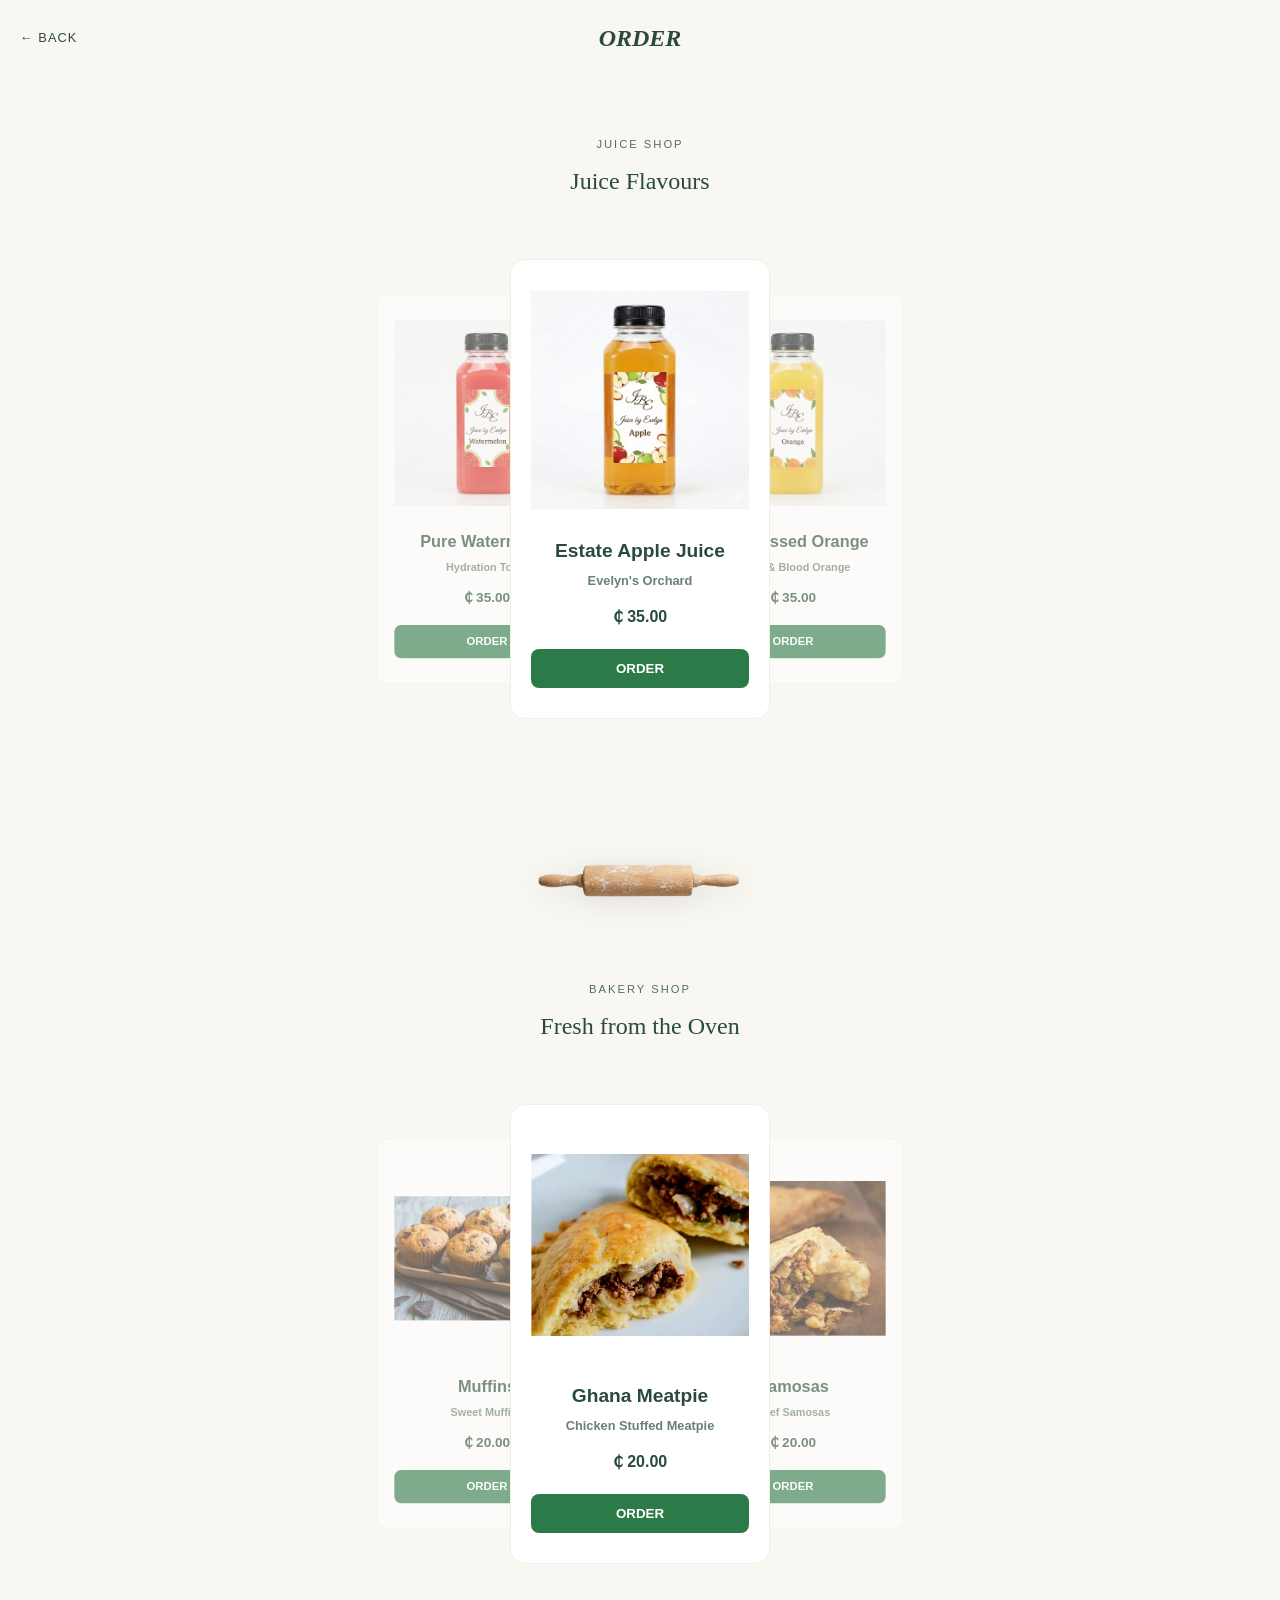
<file: product.html>
<!DOCTYPE html>
<html lang="en">
<head>
    <meta charset="UTF-8">
    <meta name="viewport" content="width=device-width, initial-scale=1.0">
    <title>Our Shop | Juice by Evelyn</title>
    <link rel="stylesheet" href="style.css">
    <link rel="stylesheet" href="product.css">
</head>
<body>
    <nav class="navbar">
        <a href="index.html" class="back-link">← BACK</a>
        <div class="logo">ORDER</div> 
    </nav>

    <section class="order-section">
        <p class="section-tag">JUICE SHOP</p>
        <h2>Juice Flavours</h2>
        
        <div class="carousel-container">
            <div class="carousel" id="juiceCarousel">
                <div class="carousel-item active">
                    <img src="images/apple juice.png" alt="Apple Juice">
                    <h4>Estate Apple Juice</h4>
                    <p>Evelyn's Orchard</p>
                    <span class="price">₵ 35.00</span>
                    <button class="add-btn" onclick="window.location.href='https://wa.me/p/26300911179521167/233537127352';">ORDER</button>
                </div>
                <div class="carousel-item">
                    <img src="images/orange juice.png" alt="Orange Juice">
                    <h4>Sun-Kissed Orange</h4>
                    <p>Navel & Blood Orange</p>
                    <span class="price">₵ 35.00</span>
                    <button class="add-btn" onclick="window.location.href='https://wa.me/p/26078644115112106/233537127352';">ORDER</button>
                </div>
                <div class="carousel-item">
                    <img src="images/pinapple juice.png" alt="Pineapple Juice">
                    <h4>Golden Pineapple</h4>
                    <p>Smooth Cayenne</p>
                    <span class="price">₵ 35.00</span>
                    <button class="add-btn" onclick="window.location.href='https://wa.me/p/26056347837382968/233537127352';">ORDER</button>
                </div>
                <div class="carousel-item">
                    <img src="images/watermelon juice.png" alt="Watermelon Juice">
                    <h4>Pure Watermelon</h4>
                    <p>Hydration Tonic</p>
                    <span class="price">₵ 35.00</span>
                    <button class="add-btn" onclick="window.location.href='https://wa.me/p/35230567566530397/233537127352';">ORDER</button>
                </div>
            </div>
        </div>
    </section>

    </div> 

<div class="section-divider">
  <img src="images\rollingpin-removebg-preview.png"  class="divider-image">
</div>

<div class="pastries-carousel">

    <section class="order-section">
        <p class="section-tag">BAKERY SHOP</p>
        <h2>Fresh from the Oven</h2>
        
        <div class="carousel-container">
            <div class="carousel" id="pastriesCarousel">
                <div class="carousel-item active">
                    <img src="images/meatpie.jpeg" alt="Meat Pie">
                    <h4>Ghana Meatpie</h4>
                    <p>Chicken Stuffed Meatpie</p>
                    <span class="price">₵ 20.00</span>
                    <button class="add-btn" onclick="window.location.href='https://wa.me/p/26821202610810239/233537127352';">ORDER</button>
                </div>
                <div class="carousel-item">
                    <img src="images/Kenyan-Beef-Samosas-1-640x533.jpeg" alt="Samosas">
                    <h4>Samosas</h4>
                    <p>Beef Samosas</p>
                    <span class="price">₵ 20.00</span>
                    <button class="add-btn" onclick="window.location.href='https://wa.me/p/34963663236551223/233537127352';">ORDER</button>
                </div>
                <div class="carousel-item">
                    <img src="images/Spring_Rolls_(3357696061).jpg" alt="Spring Rolls">
                    <h4>Crisp SpringRolls</h4>
                    <p>Corned Beef SpringRolls</p>
                    <span class="price">₵ 20.00</span>
                    <button class="add-btn" onclick="window.location.href='https://wa.me/p/26525866100372441/233537127352';">ORDER</button>
                </div>
                <div class="carousel-item">
                    <img src="images/Rock-Cakes.jpeg" alt="Ghana Rockbuns">
                    <h4>Ghana Rockbuns</h4>
                    <p>Sweet & Soft Rockies</p>
                    <span class="price">₵ 20.00</span>
                    <button class="add-btn" onclick="window.location.href='https://wa.me/p/34294266866884445/233537127352';">ORDER</button>
                </div>
                <div class="carousel-item">
                    <img src="images/muffins.jpeg" alt="Muffins">
                    <h4>Muffins</h4>
                    <p>Sweet Muffins</p>
                    <span class="price">₵ 20.00</span>
                    <button class="add-btn" onclick="window.location.href='https://wa.me/p/26151795201109372/233537127352';">ORDER</button>
                </div>
            </div>
        </div>
    </section>

    <script src="script.js"></script>
</body>
</html>
</file>
<file: style.css>
:root {
    --cream: #F9F7F2;
    --dark-green: #2A4B3A;
    --accent-green: #2B7A48;
    --text-color: #2A4B3A;
    --white: #FFFFFF;
}

* { margin: 0; padding: 0; box-sizing: border-box; }

body { 
    background-color: var(--cream); 
    color: var(--text-color); 
    font-family: -apple-system, BlinkMacSystemFont, "Segoe UI", Roboto, Helvetica, Arial, sans-serif;
    line-height: 1.5;
}

h1, h2, h3, .logo { 
    font-family: "Georgia", serif; 
    font-weight: 400; 
}

/* Navbar */
.navbar {
    display: flex;
    justify-content: center;
    align-items: center;
    padding: 20px;
    background: var(--cream);
    position: sticky;
    top: 0;
    z-index: 1000;
}

.logo { font-size: 1.5rem; text-transform: none; color: var(--dark-green); font-style: italic; font-weight: bold; }
.back-link { text-decoration: none; color: var(--dark-green); font-size: 0.8rem; letter-spacing: 1px; }

/* Hero */
.hero {
    height: 80vh;
    background: linear-gradient(rgba(0,0,0,0.2), rgba(0,0,0,0.2)), url('images/fruit\ background.png');
    background-size: cover;
    background-position: center;
    display: flex;
    align-items: center;
    text-align: center;
    color: var(--white);
    padding: 20px;
}

.hero h1 { font-size: 2.2rem; margin: 20px 0 40px; line-height: 1.1; }
.subtitle { font-size: 0.75rem; letter-spacing: 2px; }

.hero-actions { display: flex; gap: 15px; justify-content: center; }

.btn {
    padding: 15px 30px;
    border-radius: 40px;
    text-decoration: none;
    font-weight: bold;
    font-size: 0.9rem;
    min-width: 150px;
}
.btn-green { background: var(--accent-green); color: var(--white); }
.btn-white { background: var(--white); color: var(--dark-green); }

/* Collections */
.collections { padding: 60px 20px; }
.section-tag { font-size: 0.7rem; letter-spacing: 2px; margin-bottom: 10px; opacity: 0.8; }
.collections h2 { font-size: 2rem; margin-bottom: 30px; }

.collection-scroll {
    display: flex;
    overflow-x: auto;
    gap: 20px;
    padding-bottom: 20px;
}
.collection-card {
    min-width: 280px;
    height: 400px;
    background-size: cover;
    background-position: center;
    border-radius: 12px;
    position: relative;
    overflow: hidden;
}
.card-overlay {
    position: absolute;
    inset: 0;
    background: rgba(0,0,0,0.1);
    display: flex;
    flex-direction: column;
    justify-content: flex-end;
    align-items: center;
    color: black !important; 
    text-align: center;
}
.card-overlay-center {
    position: absolute;
    inset: 0;
    background: rgba(0,0,0,0.1);
    display: flex;
    flex-direction: column;
    justify-content: center; 
    align-items: center;
    color: white;   
    text-align: center;
}

/* Footer */
 footer {
            background-color: #f0eee6;
            color: black;
            padding: 60px 0 30px;
            text-align: center;
        }

        .footer-content {
            display: flex;
            text-align: center;
            flex-wrap: wrap;
            justify-content: space-between;
            gap: 40px;
            margin-bottom: 40px;
        }
        
        .footer-section {
            flex: 1;
            min-width: 250px;
        }
        
        .footer-section h3 {
            font-size: 1.5rem;
            margin-bottom: 1.5rem;
            color: var(--primary);
        }
        
        .footer-section p, .footer-section li {
            margin-bottom: 1rem;
        }
        
        .footer-section a {
            color: #ddd;
            text-decoration: none;
            transition: color 0.3s;
        }
        
        .footer-section a:hover {
            color: var(--primary);
        }
        
        .footer-section ul {
            list-style: none;
        }


        .social-icons {
    display: flex;
    justify-content: center; 
    gap: 15px;
    margin-top: 1.5rem;
    width: 100%;  
}

.social-icons a {
    display: inline-flex;
    align-items: center;
    justify-content: center;
    width: 40px;
    height: 40px;
    background: rgb(7, 0, 0);
    border-radius: 50%;
    transition: all 0.3s;
}
       
        .social-icons a:hover {
            background: var(--primary);
            color: #f9f8f8;
            transform: translateY(-3px);
        }
        
        .copyright {
            padding-top: 30px;
            border-top: 1px solid rgba(255, 255, 255, 0.1);
            text-align: center;
            font-size: 0.9rem;
            color: #aaa;
        }

       

        .footer-line{
        border: none;
        border-top: 1px solid #cfcece;
        margin: 20px 0;
        }

        .copy{
        font-size: x-small;
        }
</file>
<file: product.css>
.navbar {
    display: flex;
    justify-content: center;
    position: relative;
    padding: 20px;
}

.back-link {
    position: absolute;
    left: 20px; 
}

.order-section { padding: 60px 20px; text-align: center; }

/* Stacked Carousel Logic */
.carousel-container {
    position: relative;
    height: 500px;
    margin: 40px 0;
    overflow: hidden;
}

.carousel {
    display: flex;
    justify-content: center;
    align-items: center;
    height: 100%;
    position: relative;
}

.carousel-item {
    position: absolute;
    width: 260px;
    background: var(--white);
    padding: 30px 20px;
    border-radius: 15px;
    transition: all 0.5s cubic-bezier(0.4, 0, 0.2, 1);
    opacity: 0;
    transform: scale(0.6) translateX(0);
    z-index: 1;
    pointer-events: none;
    border: 1px solid #f0eee6;
}

/* The Focused Card */
.carousel-item.active {
    opacity: 1;
    transform: scale(1) translateX(0);
    z-index: 10;
    pointer-events: auto;
}

/* The Cards Peeking Behind */
.carousel-item.prev {
    opacity: 0.6;
    transform: scale(0.85) translateX(-180px);
    z-index: 5;
}

.carousel-item.next {
    opacity: 0.6;
    transform: scale(0.85) translateX(180px);
    z-index: 5;
}

.carousel-item img {
    width: 100%;
    height: 220px;
    object-fit: contain;
    margin-bottom: 20px;
    z-index: 2;
    position: relative;
}

.carousel-item h4 { font-size: 1.2rem; margin-bottom: 5px; }
.carousel-item p { font-size: 0.8rem; opacity: 0.7; margin-bottom: 15px; font-weight: bold; }
.price { display: block; margin-bottom: 20px; font-weight: bold; }

.add-btn {
    width: 100%;
    padding: 12px;
    border: none;
    background: var(--accent-green);
    color: white;
    border-radius: 8px;
    font-weight: bold;
    cursor: pointer;
}

.section-divider {
  display: flex;
  justify-content: center;
  align-items: center;
  margin-top: -20px;
  margin-bottom: -20px;
  width: 100%;
  overflow: hidden;
}

.divider-image {
  max-width: 220px;
  height: auto;
  filter: drop-shadow(0px 5px 15px rgba(0,0,0,0.1));
}

/* Shared Carousel Styles for Juices and Pastries */
.carousel-container {
    position: relative;
    height: 500px;
    margin: 40px 0;
    overflow: hidden;
}

.carousel {
    display: flex;
    justify-content: center;
    align-items: center;
    height: 100%;
    position: relative;
}

.carousel-item {
    position: absolute;
    width: 260px;
    background: var(--white);
    padding: 30px 20px;
    border-radius: 15px;
    transition: all 0.5s cubic-bezier(0.4, 0, 0.2, 1);
    opacity: 0;
    transform: scale(0.6) translateX(0);
    z-index: 1;
    pointer-events: none;
    border: 1px solid #f0eee6;
}

.carousel-item.active {
    opacity: 1;
    transform: scale(1) translateX(0);
    z-index: 10;
    pointer-events: auto;
}

.carousel-item.prev {
    opacity: 0.6;
    transform: scale(0.85) translateX(-180px);
    z-index: 5;
}

.carousel-item.next {
    opacity: 0.6;
    transform: scale(0.85) translateX(180px);
    z-index: 5;
}

.carousel-item img {
    width: 100%;
    height: 220px;
    object-fit: contain;
    margin-bottom: 20px;
    z-index: 2;
    position: relative;
}
</file>
